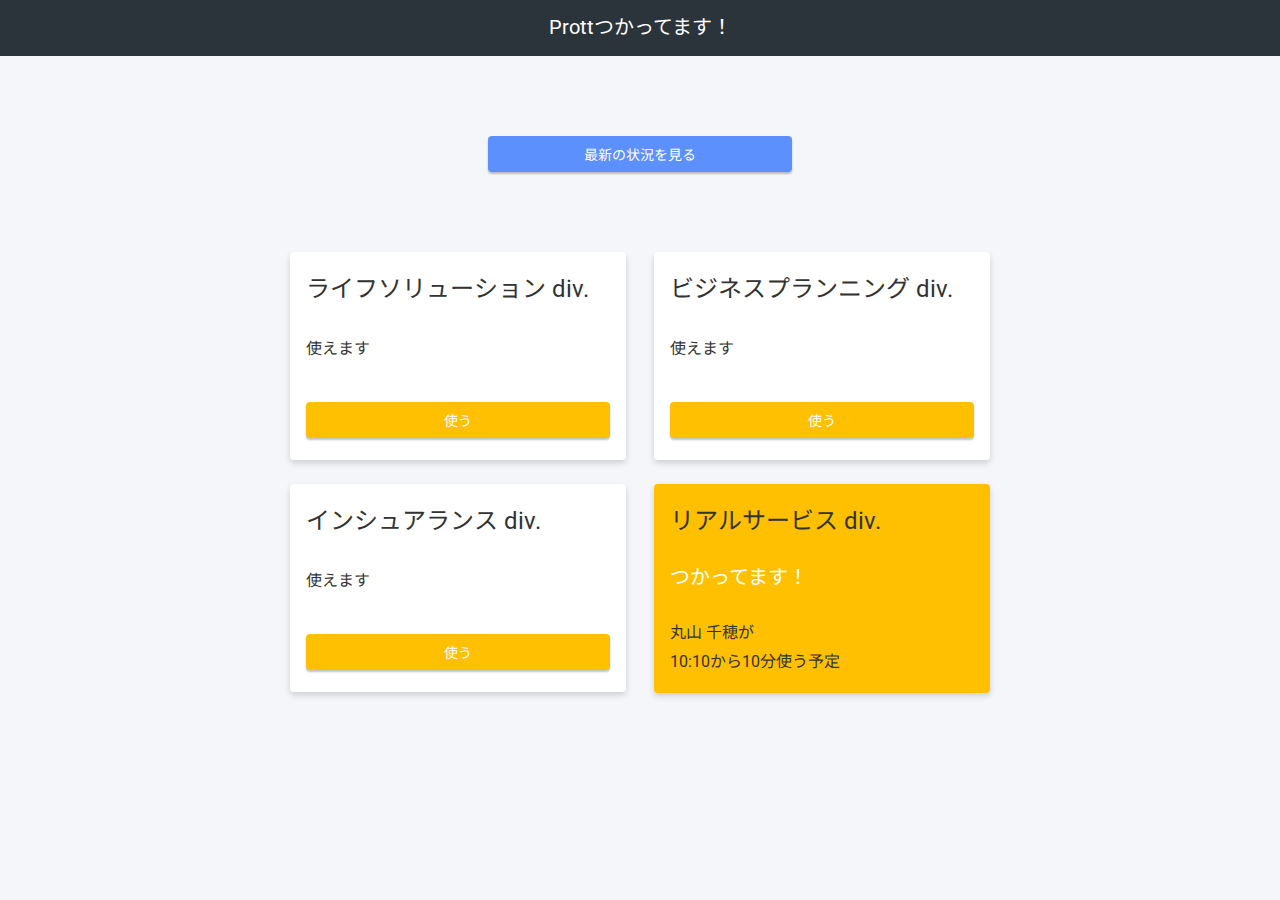
<file: base/code/index.html>
<!DOCTYPE html>
<html lang="ja">

<head>
  <meta charset="UTF-8">
  <title>Prottつかってます</title>
  <link rel="stylesheet" type="text/css" href="../code/css/reset.css">
  <link rel="stylesheet" type="text/css" href="../code/css/prottcall.css">
  <link href="https://fonts.googleapis.com/css?family=Noto+Sans+JP|Roboto" rel="stylesheet">
  <script src="../code/js/prottcall.js"></script>
</head>

<body>

  <header>
    <h1>Prottつかってます！</h1>
  </header>

  <div class="contentsWrapper">
    <div class="refreshWrapper">
      <div class="btn btn_refresh">
        <input type="button" value="最新の状況を見る" onclick="window.location.reload();" />
    </div>
      </div>

      <div class="cardsWrapper">
        <ul>
          <li class="card idle">
            <div class="status">
              <h2>ライフソリューション div.</h2>
              <p>使えます</p>
              <a href="update_pre.html" target="prott_user">
              <div class="btn btn_use">使う</div></a>
            </div>
          </li>
          <li class="card idle">
            <div class="status">
              <h2>ビジネスプランニング div.</h2>
              <p>使えます</p>
              <a href="update_pre.html" target="prott_user">
              <div class="btn btn_use">使う</div></a>
            </div>
          </li>
          <li class="card idle">
            <div class="status">
              <h2>インシュアランス div.</h2>
              <p>使えます</p>
              <a href="update_pre.html" target="prott_user">
              <div class="btn btn_use">使う</div></a>
            </div>
          </li>
          <li class="card active">
            <div class="status">
              <h2>リアルサービス div.</h2>
              <h3>つかってます！</h3>
              <p>丸山 千穂が<br>10:10から10分使う予定</p>
                <a href="update_pre.html" target="prott_user"></a>
            </div>
          </li>
        </ul>
      </div>
    </div>

</body>

</html>
</file>
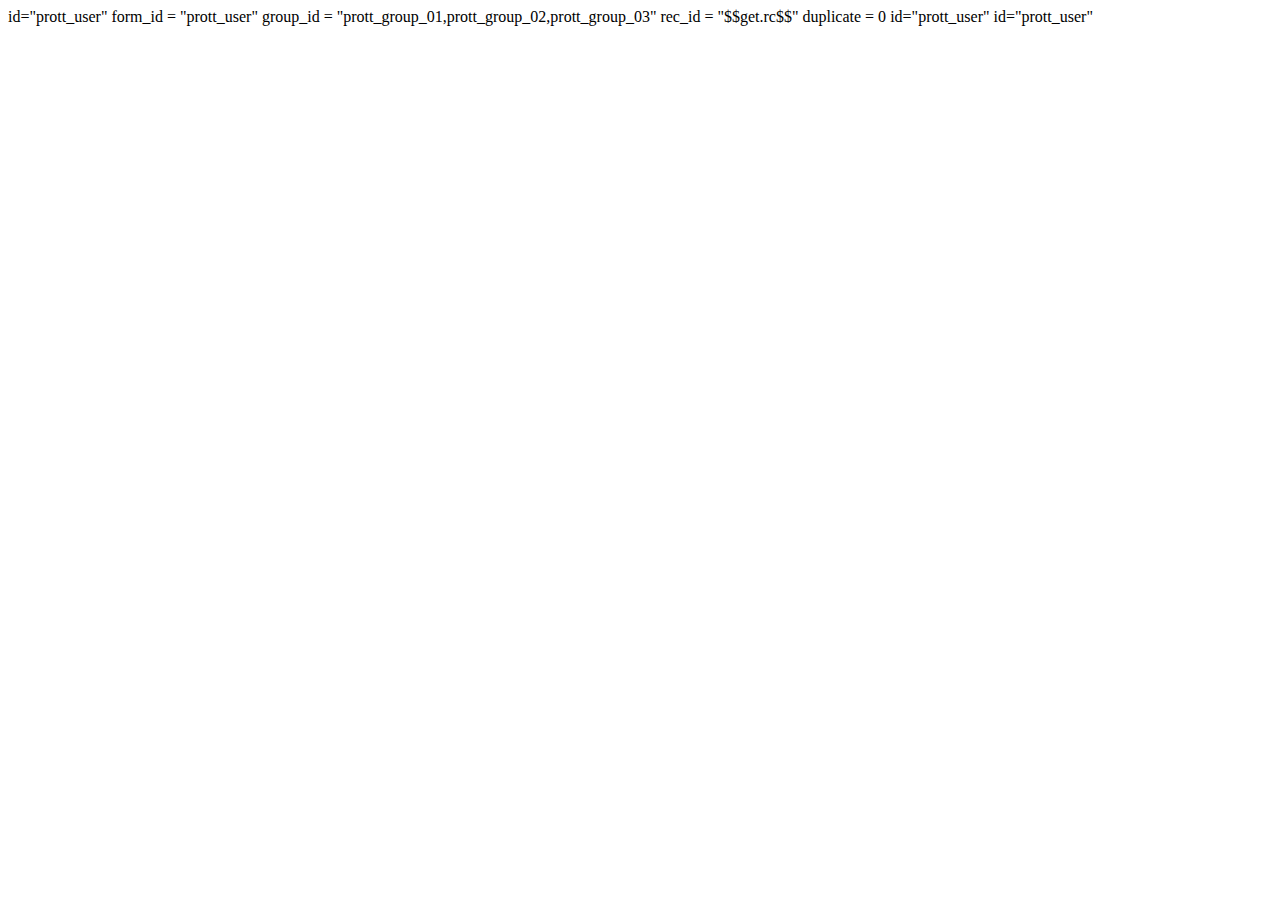
<file: update_start.html>
<sstag type="start_session">
	id="prott_user"
</sstag>
<sstag type="form_write_group">
	form_id = "prott_user"
	group_id = "prott_group_01,prott_group_02,prott_group_03"
	rec_id = "$$get.rc$$"
	duplicate = 0
</sstag>
<sstag type="end_session">
	id="prott_user"
</sstag>
<sstag type="start_session">
	id="prott_user"
</sstag>
<html>
<head>
<title></title>
<script type="text/javascript">
function subwin(){
	window.close();
}
</script>
</head>
<body onLoad="window.opener.location.reload(),setTimeout('subwin()', 0)">
</body>
</html>
</file>
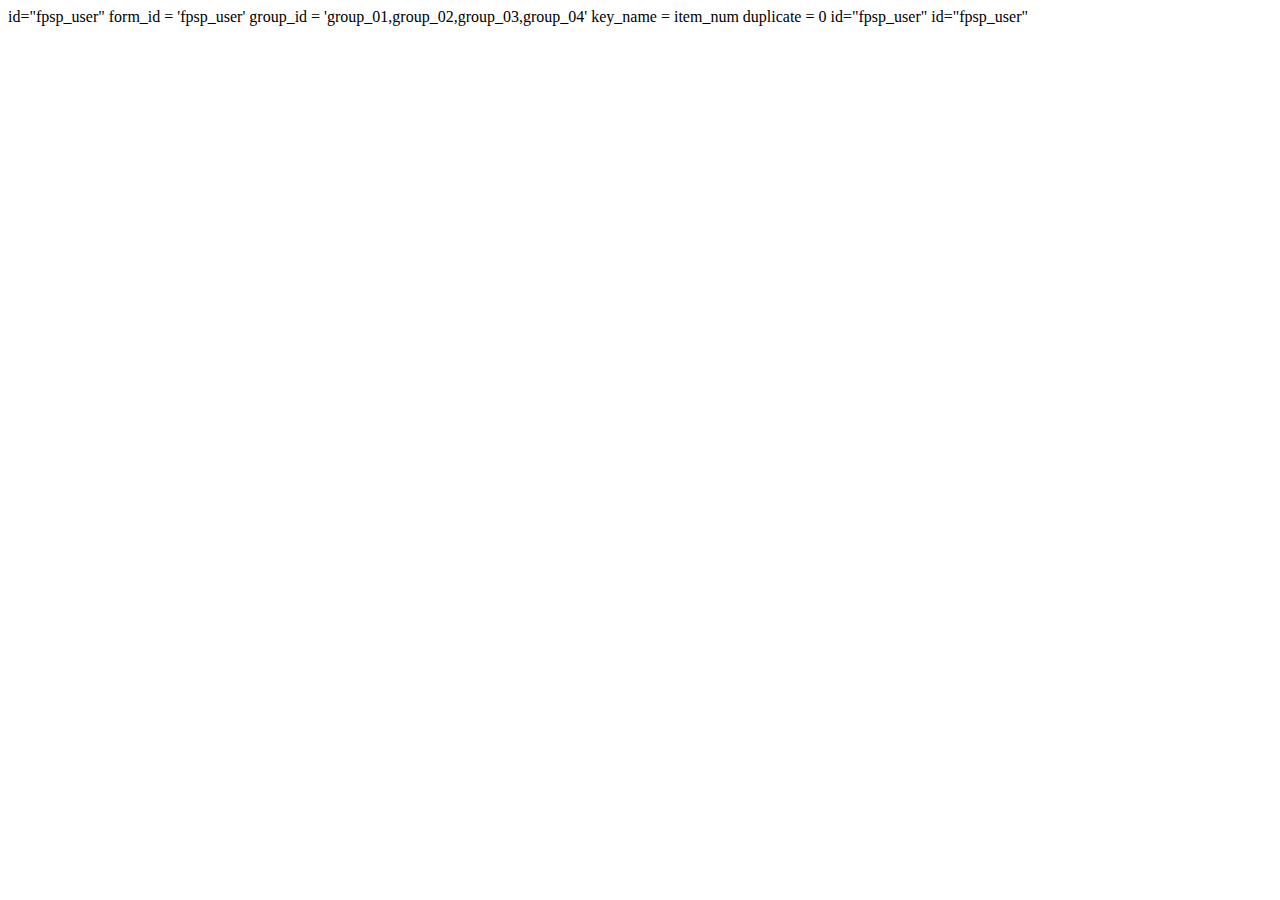
<file: modoso/update_start.html>
<sstag type="start_session">
id="fpsp_user"
</sstag>

<sstag type='form_write_group'>
form_id = 'fpsp_user'
group_id = 'group_01,group_02,group_03,group_04'
key_name = item_num
duplicate = 0
</sstag>

<sstag type="end_session">
id="fpsp_user"
</sstag>
<sstag type="start_session">
id="fpsp_user"
</sstag>

<html>
<head>
<title></title>
<script type="text/javascript">
function subwin(){
	window.close();
}
</script>
</head>
<body onLoad="window.opener.location.reload(),setTimeout('subwin()', 0)">
</body>
</html>
</file>
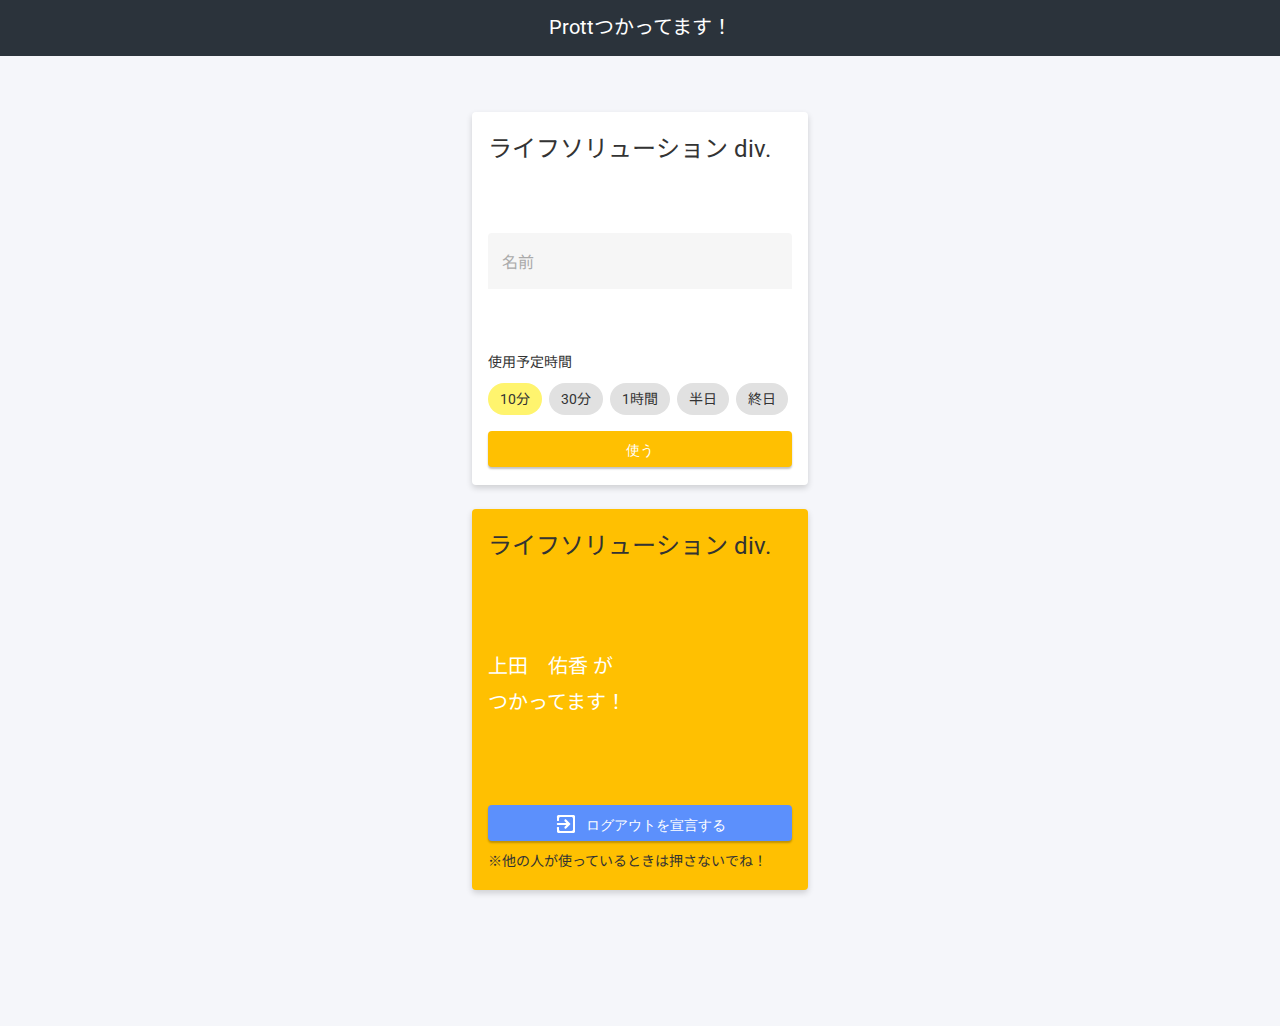
<file: base/code/update_pre.html>
<!DOCTYPE html>
<html lang="ja">

<head>
  <meta charset="UTF-8">
  <title>Prottつかってます</title>
  <link rel="stylesheet" type="text/css" href="../code/css/reset.css">
  <link rel="stylesheet" type="text/css" href="../code/css/prottcall.css">
  <link href="https://fonts.googleapis.com/css?family=Noto+Sans+JP|Roboto" rel="stylesheet">
  <script src="../code/js/prottcall.js"></script>
</head>
<body>

<header>
    <h1>Prottつかってます！</h1>
</header>

<div class="contentsWrapper">
<div class="settingWrapper">

  <div class="card idle">
  <div class="status">
    <h2>ライフソリューション div.</h2>
    <form action="" method="post">
    <div class="nameWrapper">
      <input type="text" id="name" maxlength='10' onfocus="if(this.value){namelabel.style.display='block';}" onblur="chktext(this)">
      <label for="name" id="namelabel">名前</label>
    </div>

    <div class="usetimeWrapper">
      <label for="usetime">使用予定時間</label>
      <div class="item_usetime">

      <input type="radio" name="usetime" value="10min" id="10min" checked="checked">
      <label for="10min">10分</label>

      <input type="radio" name="usetime" value="30min" id="30min">
      <label for="30min">30分</label>

      <input type="radio" name="usetime" value="1hour" id="1hour">
      <label for="1hour">1時間</label>

      <input type="radio" name="usetime" value="halfday" id="halfday">
      <label for="halfday">半日</label>

      <input type="radio" name="usetime" value="oneday" id="oneday">
      <label for="oneday">終日</label>

      </div>
    </div>
      <div class="btn btn_use"><button type="submit">使う</button></div>
    </form>
  </div>
  </div>

  <div class="card  active">
    <div class="status">
    <h2>ライフソリューション div.</h2>
    <h3>上田　佑香 が<br>
    つかってます！</h3>

    <div class="btn btn_logout">
        <button type="submit">
        <span class="btn_logout_text">ログアウトを宣言する</span></button>
    </div>
      <p class="subtext">※他の人が使っているときは押さないでね！</p>
  </div>
  </div>
</div>



</body>
</html>
</file>
<file: base/code/css/prottcall.css>
@charset "utf-8";

/* ヘッダー */

header {
  background-color: #2B333B;
  height: 56px;
  width: 100%;
  position: fixed;
  z-index: 10;
}

header h1 {
  color: white;
  font-size: 20px;
  text-align: center;
  padding: 9px 0px;
}

/* レイアウト */

.contentsWrapper {
  width: 100%;
  padding: 56px 0;
  text-align: center;
}

.refreshWrapper {
  padding: 80px 0;
  margin: 0 auto;
}

.cardsWrapper {
  max-width: 1000px;
  margin: 0 auto;
}

.settingWrapper {
  max-width: 500px;
  margin: 56px auto;
}


/* ボタン */

.btn{
  display: inline-block;

  height: 36px;
  border-radius: 4px;
  box-shadow: 0px 2px 2px rgba(0, 0, 0, 24%);

  text-align: center;
  font-size: 14px;
  color: #FFF;

  cursor:pointer;
}

.btn:hover {
  filter: alpha(opacity=70);
  /* IE 6,7*/
  -ms-filter: "alpha(opacity=70)";
  /* IE 8,9 */
  -moz-opacity: 0.7;
  /* FF , Netscape */
  -khtml-opacity: 0.7;
  /* Safari 1.x */
  opacity: 0.7;
}


.refreshWrapper input[type=button]{
  width: 100%;
  height: 100%;

  border: none;

  font-size: 14px;
  color: #FFF;

  cursor:pointer;
}

.btn_refresh{
  width:90%;
  max-width: 304px;
  background-color: #5C90FC;
}

.btn_use{
  max-width: 304px;
  padding-top: 7px;
  background-color: #FFC001;
}

.btn_logout{
  width:100%;
  max-width: 304px;
  background-color: #5C90FC;
}

.settingWrapper button{
  border: none;
  cursor:pointer;

  background-color: inherit;
  font-size: 14px;
  color: #FFF;
}

/* 共通パーツ */

.contentsWrapper h2 {
  font-size: 24px;
}

.contentsWrapper h3 {
  font-size: 20px;
  color: #FFF;
}

.subtext{
  font-size: 14px;
}

/* カードの見た目 */

.card {
  position: relative;
  padding: 16px;

  margin-bottom: 24px;
  border-radius: 4px;
  box-shadow: 0px 3px 6px rgba(0, 0, 0, 16%);

  display: inline-flex;
  text-align: left;
}

.idle {
  background-color: #FFF;
}

.active {
  background-color: #FFC001;
}

.cardsWrapper .active:hover {
  filter: alpha(opacity=70);
  /* IE 6,7*/
  -ms-filter: "alpha(opacity=70)";
  /* IE 8,9 */
  -moz-opacity: 0.7;
  /* FF , Netscape */
  -khtml-opacity: 0.7;
  /* Safari 1.x */
  opacity: 0.7;
}

.status {
  display: block;
}


/* カード一覧のパーツ */

.cardsWrapper .card {
  width: 80%;
  max-width: 336px;
  min-height: 208px;
}

.cardsWrapper .btn_use {
  position:relative;
  display:block;
  margin: 150px auto 0 auto;
}

.cardsWrapper h3 {
  margin-top: 16px;
}

.cardsWrapper p {
  margin-top: 24px;
}

.cardsWrapper ul {
  max-width: 1024px;
  margin-right: -24px;
  overflow: hidden;
}

.cardsWrapper li {
  margin-right: 24px;
}

.cardsWrapper a {
  position: absolute;
  top: 0;
  left: 0;
  width: 100%;
  height: 100%;
  z-index: 1;
}


/* セッティングのパーツ */

.settingWrapper .card {
  width: 80%;
  max-width: 336px;
  min-height: 373px;
}

.settingWrapper .status{
  width:304px;
}

.settingWrapper .btn_use {
  position:relative;
  display:block;
  margin-top:24px;
  width:100%;
}

.settingWrapper h3 {
  margin-top: 80px;
}

.nameWrapper{
  margin-top:62px;
  height:56px;
}

.nameWrapper input{
  padding:14px;

  height:56px;
  width:100%;

  border-radius:4px 4px 0 0;
  background-color:#F6F6F6;
}

.nameWrapper label {
  display:block;
  position:relative;
  top:-40px;
  left:14px;
  color:#AAAAAA;
}

input[type="text"]:focus{
  padding:18px 16px 2px 14px;
  border-bottom: solid 2px #5C90FC;
  outline: 0;
}

input[type="text"]:focus + label{
  font-size: 12px;
  color:#5C90FC;
  top:-50px;
  transition: top .1s;
}

.usetimeWrapper{
  margin-top:61px;
}

.usetimeWrapper > label{
  display: block;
  font-size: 14px;
}

.item_usetime{
  padding-top: 8px;
  height:32px;
}

.item_usetime label{
  display:inline-block;
  padding:4px 12px;
  margin-right:3px;
  margin-bottom: 8px;
  height:32px;
  border-radius: 16px;
  background-color: #E1E1E1;
  font-size:14px;
  cursor: pointer
}

.item_usetime input:checked + label{
  background-color: #FFF46E;
}

.item_usetime input{
  display: none;
}


.settingWrapper .btn_logout {
  position:relative;
  display:block;
  margin-top:85px;
  width:100%;
}

.active .subtext{
  padding-top:8px;
}

.card::bofore{
  content: "テキストだよ";
}

.btn_logout_text:before {
  content: url(../../code/img/round-exit_to_app.png);
  width:24px;
  height:24px;
  margin-right: 8px;
  position: relative;
  top: 6px;
}
</file>
